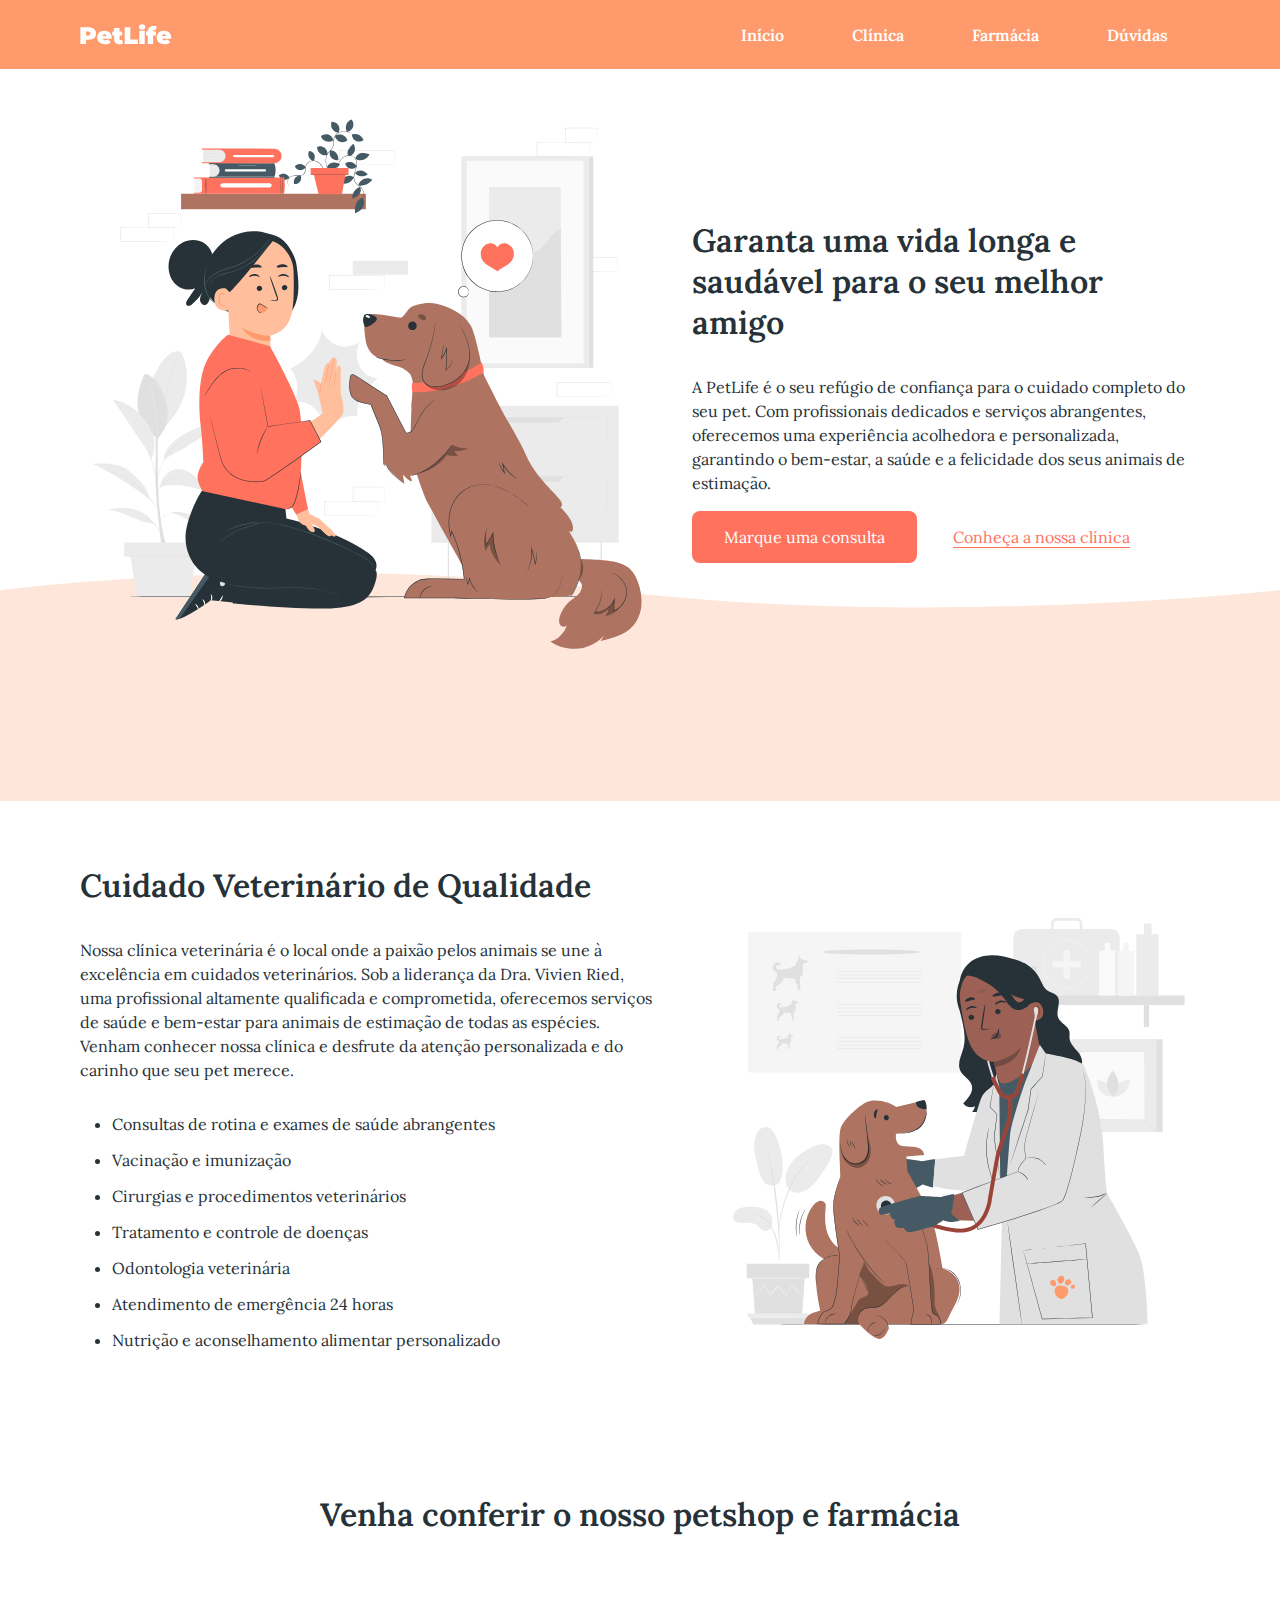
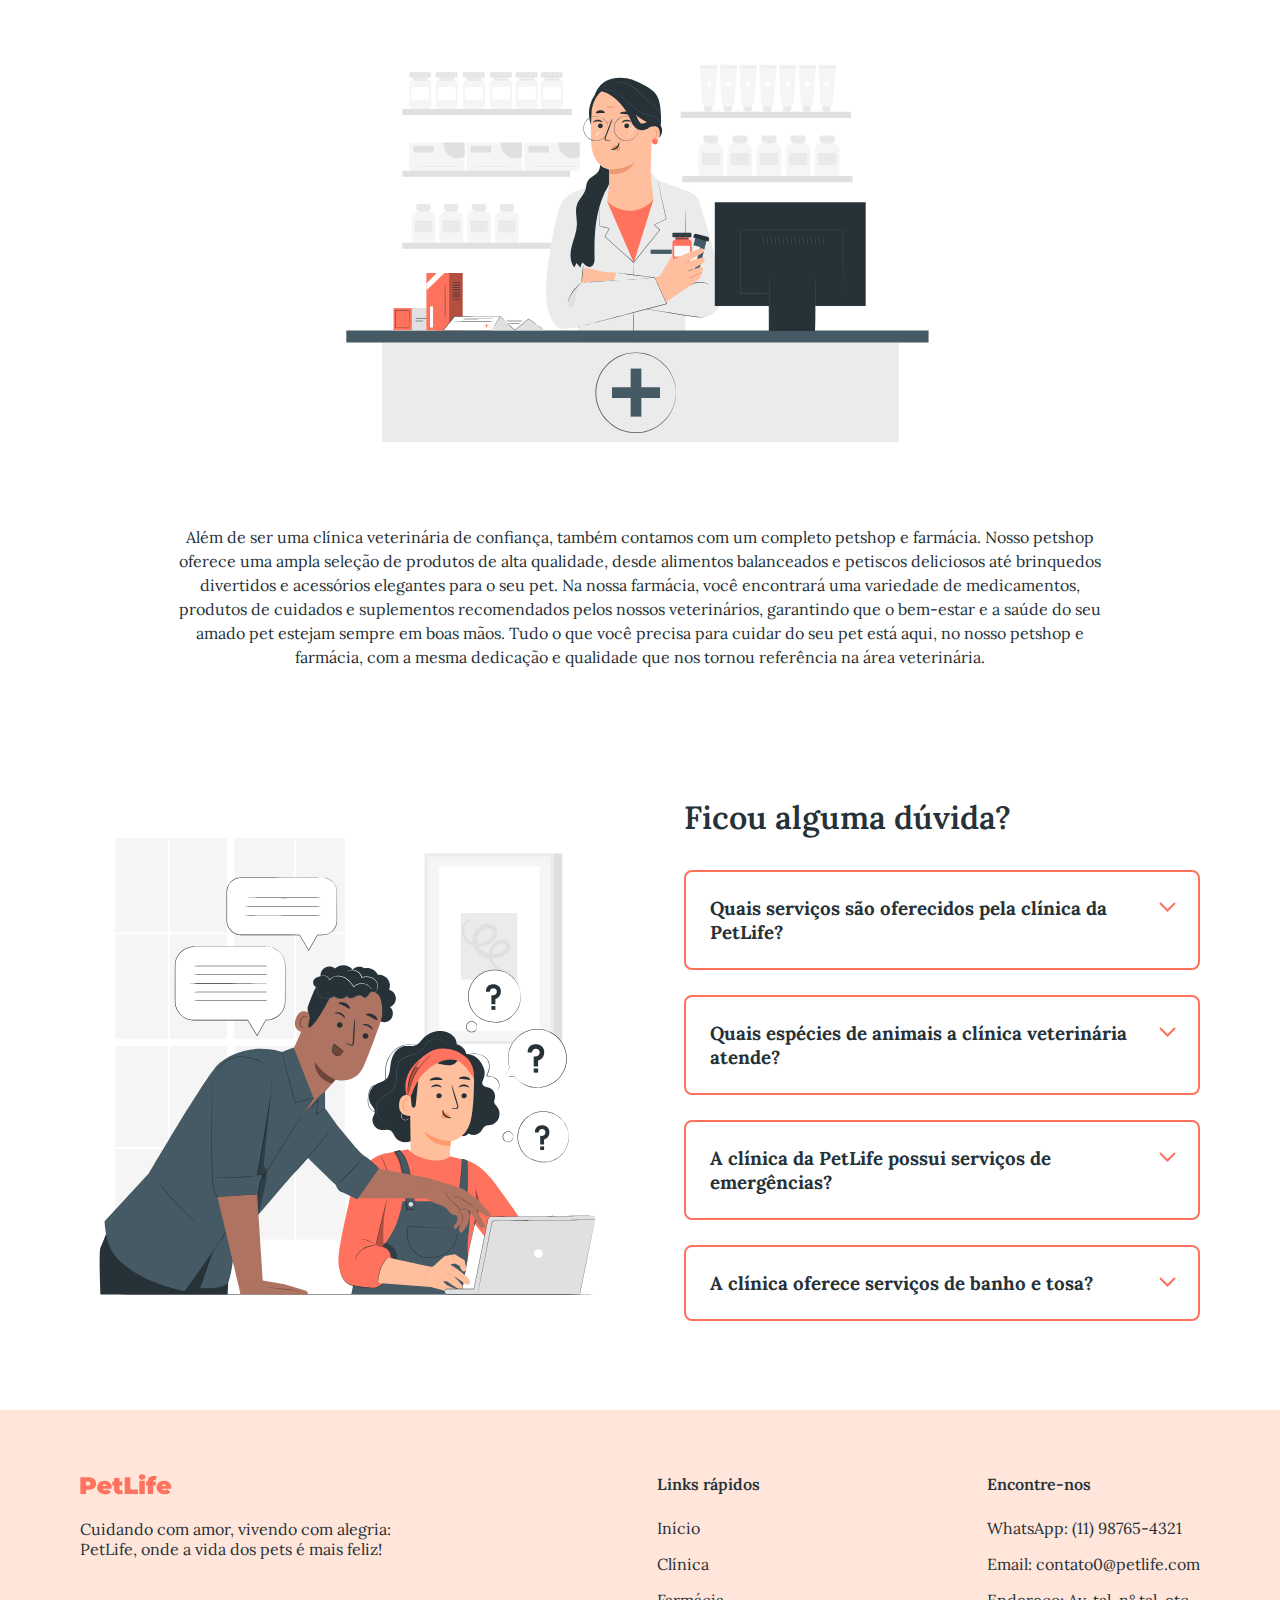
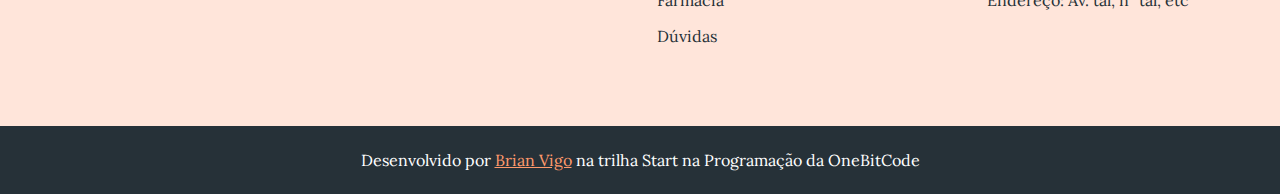
<file: PetLife - OneBitCode/index.html>
<html>

<head>
<title>PetLife</title>
<meta name="description" content="Garanta uma vida longa e cheia de alegria para o seu pet!"> 

<!-- Cascading Style Sheets -->
<link rel="stylesheet" href="style.css">

<link rel="preconnect" href="https://fonts.googleapis.com">
<link rel="preconnect" href="https://fonts.gstatic.com" crossorigin>
<link href="https://fonts.googleapis.com/css2?family=Lora:wght@400..700&display=swap" rel="stylesheet">
</head>

<body>
<header>
    <a href="index.html">
        <img src="img/logo-white.svg" alt="PetLife">
    </a>
 <nav>
        <a href="#inicio">Início</a>
        <a href="#clinica">Clínica</a>
        <a href="#farmacia">Farmácia</a>
        <a href="#duvidas">Dúvidas</a>  
    </nav>
</header>
<main>
    <section id="inicio">
        <img src="img/start-img.svg" alt="Imagem principal" width="580" height="580">

        <div>
            <h1>Garanta uma vida longa e saudável para o seu melhor amigo</h1>
            <p class="paragrafo">A PetLife é o seu refúgio de confiança  para o cuidado completo do seu pet. Com profissionais dedicados e serviços abrangentes, oferecemos uma experiência acolhedora e personalizada, garantindo o bem-estar, a saúde e a felicidade dos seus animais de estimação.</p>
            <a class="botao" href="https//wa.me/5511987654321" target="_blank">Marque uma consulta</a>
            <a class="botao-transparente" href="#clinica">Conheça a nossa clínica</a>

        </div>
        <img class="absolute" src="img/shape.svg" alt="">
    </section>

    <section id="clinica">
        <div>
        <h2>Cuidado Veterinário de Qualidade</h2>
        <p class="paragrafo">Nossa clínica veterinária é o local onde a paixão pelos animais se une à excelência em cuidados veterinários. Sob a liderança da Dra. Vivien Ried, uma profissional altamente qualificada e comprometida, oferecemos serviços de saúde e bem-estar para animais de estimação de todas as espécies. Venham conhecer nossa clínica e desfrute da atenção personalizada e do carinho que seu pet merece.</p>
        <ul>
            <li>Consultas de rotina e exames de saúde abrangentes</li>
            <li>Vacinação e imunização</li>
            <li>Cirurgias e procedimentos veterinários</li>
            <li>Tratamento e controle de doenças</li>
            <li>Odontologia veterinária</li>
            <li>Atendimento de emergência 24 horas</li>
            <li>Nutrição e aconselhamento alimentar personalizado</li>
        </ul>
    </div>

        <img src="img/clinic-img.svg" alt="" width="480" height="480" loading="lazy"> 
    </section>

    <section id="farmacia">
        <h2>Venha conferir o nosso petshop e farmácia</h2>
        <img src="img/shop-img.svg" alt="" width="645" height="430" loading="lazy">
        <p class="paragrafo">Além de ser uma clínica veterinária de confiança, também contamos com  um completo petshop e farmácia. Nosso petshop oferece uma ampla seleção de produtos de alta qualidade, desde alimentos balanceados e petiscos deliciosos até brinquedos divertidos e acessórios elegantes para o seu pet. Na nossa farmácia, você encontrará uma variedade de medicamentos, produtos de cuidados e suplementos recomendados pelos nossos veterinários, garantindo que o bem-estar e a saúde do seu amado pet estejam sempre em boas mãos. Tudo o que você precisa para cuidar do seu pet está aqui, no nosso petshop e farmácia, com a mesma dedicação e qualidade que nos tornou referência na área veterinária.</p>
    </section>

    <section id="duvidas">
        <img src="img/faq-img.svg" alt="" width="540" height="540" loading="lazy">
        <div>
            <h2>Ficou alguma dúvida?</h2>

            <div class="duvida">
                <h3>Quais serviços são oferecidos pela clínica da PetLife?</h3>
                <img src="img/arrow-down.svg" alt="">
                <p class="paragrafo">A clinica da PetLife oferece uma ampla gama de serviços, incluindo consultas de rotina, vacinação, cirurgias, tratamento de doenças, cuidados odontológicos, atendimento de emergência 24 horas, programas de prevenção de pulgas, carrapatos e vermes, entre outros. Nosso objetivo é fornecer cuidados abrangentes e personalizados para garantir a saúde e o bem-estar do seu pet.</p>
            </div>

            <div class="duvida">
                <h3>Quais espécies de animais a clínica veterinária atende?</h3>
            <img src="img/arrow-down.svg" alt="">
            <p class="paragrafo">A clinica veterinária da PetLife atende animais de estimação de todas as espécies, incluindo cães, gatos, pássaros, roedores e répteis. Nossos profissionais possuem conhecimento e experiência para cuidar de diferentes tipos de animais, oferecendo un atendimento especializado e dedicado a cada um deles.</p>
            </div>

            <div class="duvida">
                <h3> A clínica da PetLife possui serviços de emergências?</h3>
                <img src="img/arrow-down.svg" alt="">
                <p class="paragrafo">Sim, a clinica veterinária da PetLife oferece serviços de emergência 24 horas. Se o seu animal de estimação precisar de atendimento veterinário imediato fora do horário de expediente, nossa equipe está pronta para ajudar, fornecendo cuidados urgentes e tratamento adequado para garantir o bem-estar do seu pet.</p>
            </div>

            <div class="duvida">
                <h3>A clínica oferece serviços de banho e tosa?</h3>
                <img src="img/arrow-down.svg" alt="">
                <p class="paragrafo">Sim, a clínica veterinária da PetLife oferece serviços profissionais de banho e tosa. Nossa equipe de profissionais experientes garante que seu pet receba cuidados adequados, usando produtos de alta qualidade e técnicas seguras. O banho e tosa ajudam a manter a higiene, a saúde da pele e pelagem do seu pet, além de proporcionar uma experiência relaxante e agradável para eles.</p>
            </div>
        </div>
    </section>
</main>

<footer>
    <div>
        <img src="img/logo.svg" alt="PetLife">
        <p>Cuidando com  amor, vivendo com alegria: PetLife, onde a vida dos pets é mais feliz!</p>
    </div>

    <div>
        <strong class="titulo">Links rápidos</strong>
        <nav>
            <a href="#inicio">Início</a>
            <a href="#clinica">Clínica</a>
            <a href="#farmacia">Farmácia</a>
            <a href="#duvidas">Dúvidas</a>  
        </nav>
    </div>

    <div>
        <strong class="titulo">Encontre-nos</strong>
        <p>WhatsApp: <a href="https//wa.me/5511987654321" target="_blank">(11) 98765-4321</a></p>
        <p>Email: <a href="mailto:contato0@petlife.com">contato0@petlife.com</a></p>
        <p>Endereço: Av. tal, n° tal, etc</p>
    </div>
</footer>
<div id="copyright">
    Desenvolvido por <a href="https://github.com/Brian11010001" target="_blank">Brian Vigo</a> na trilha Start na Programação da OneBitCode
</div>

<script src="script.js"></script>
</body>

</html>
</file>
<file: PetLife - OneBitCode/style.css>
*{
    box-sizing: border-box;
    font-family: 'Lora', sans-serif;
    margin: 0;
    padding: 0;
}

body{
    color: #263138;
}

header{
    background-color: #ff9a6c;
    display: flex;
    align-items: center;
    justify-content: space-between;
    padding-left: 80px;
    padding-right: 80px;
    padding-top: 24px;
    padding-bottom: 24px;
}

header nav a{
    color: #FFFFFF;
    font-weight: 600;
    padding: 32px;
    text-decoration: none;
}

#inicio{
    display: flex;
    align-items: center;
    gap: 32px;
    padding: 24px 80px 128px 80px;
    position: relative;
}

h1, h2{
    font-weight: 600;
    font-size: 32px;
    margin-bottom: 32px;
}

.paragrafo{
    line-height: 150%;
    margin-bottom: 32px;
}

.botao{
    background-color: #FF725E;
    border-radius: 8px;
    color: #FFFFFF;
    padding: 16px 32px;
    text-decoration: none;
}

.botao-transparente{
    background-color: transparent;
    color: #FF725E;
    padding: 16px 32px;
    text-underline-offset: 4px;
}

.absolute{
    position: absolute;
    bottom: 0;
    left: 0;
    width: 100%;
    z-index: -10;
}

#clinica{
    display: flex;
    align-items: center;
    gap: 64px;
    padding: 64px 80px;
}

#clinica li{
    margin-bottom: 16px;
    margin-left: 32px;
}

#farmacia{
    padding: 64px 80px;
    text-align: center;
}

#farmacia img{
    margin: 64px auto;
}

#farmacia .paragrafo{
    max-width: 950px;
    margin: 0 auto;
}

#duvidas{
    display: flex;
    align-items: center;
    gap: 64px;
    padding: 64px 80px;
}

.duvida{
    position: relative;
}

.duvida h3{
    border: 2px solid #FF725E;
    border-radius: 8px;
    cursor: pointer;
    padding: 24px;
}

.duvida img{
    position: absolute;
    top: 32px;
    right: 24px;
}

.duvida .paragrafo{
    border-right: 1px solid #FF725E;
    border-bottom: 1px solid #FF725E;
    border-left: 1px solid #FF725E;
    border-radius: 0 0 8px 8px;
    margin-top: -8px;
    padding: 0px 24px;
    height: 0;
    opacity: 0;
    overflow: hidden;
    transition: .2s;
}

.duvida.ativa .paragrafo{
    height: fit-content;
    opacity: 1;
    padding: 24px;
}

footer{
    background-color: rgba(255, 152, 108, 0.25);
    display: flex;
    justify-content: space-between;
    padding: 64px 80px;
    gap: 80px;
}

footer img, footer .titulo{
    display: block;
    font-weight: 600;
    margin-bottom: 24px;
}

footer nav a{
    color: #263138;
    display: block;
    margin-bottom: 16px;
    text-decoration: none;
    max-width: 350px;
}

footer p{
    margin-bottom: 16px;
    max-width: 350px;
}

footer p a{
    color: #263138;
    text-decoration: none;
}

#copyright{
    background-color: #263138;
    color: #FFFFFF;
    padding: 24px;
    text-align: center;
}

#copyright a{
    color: #ff9a6c;
}
</file>
